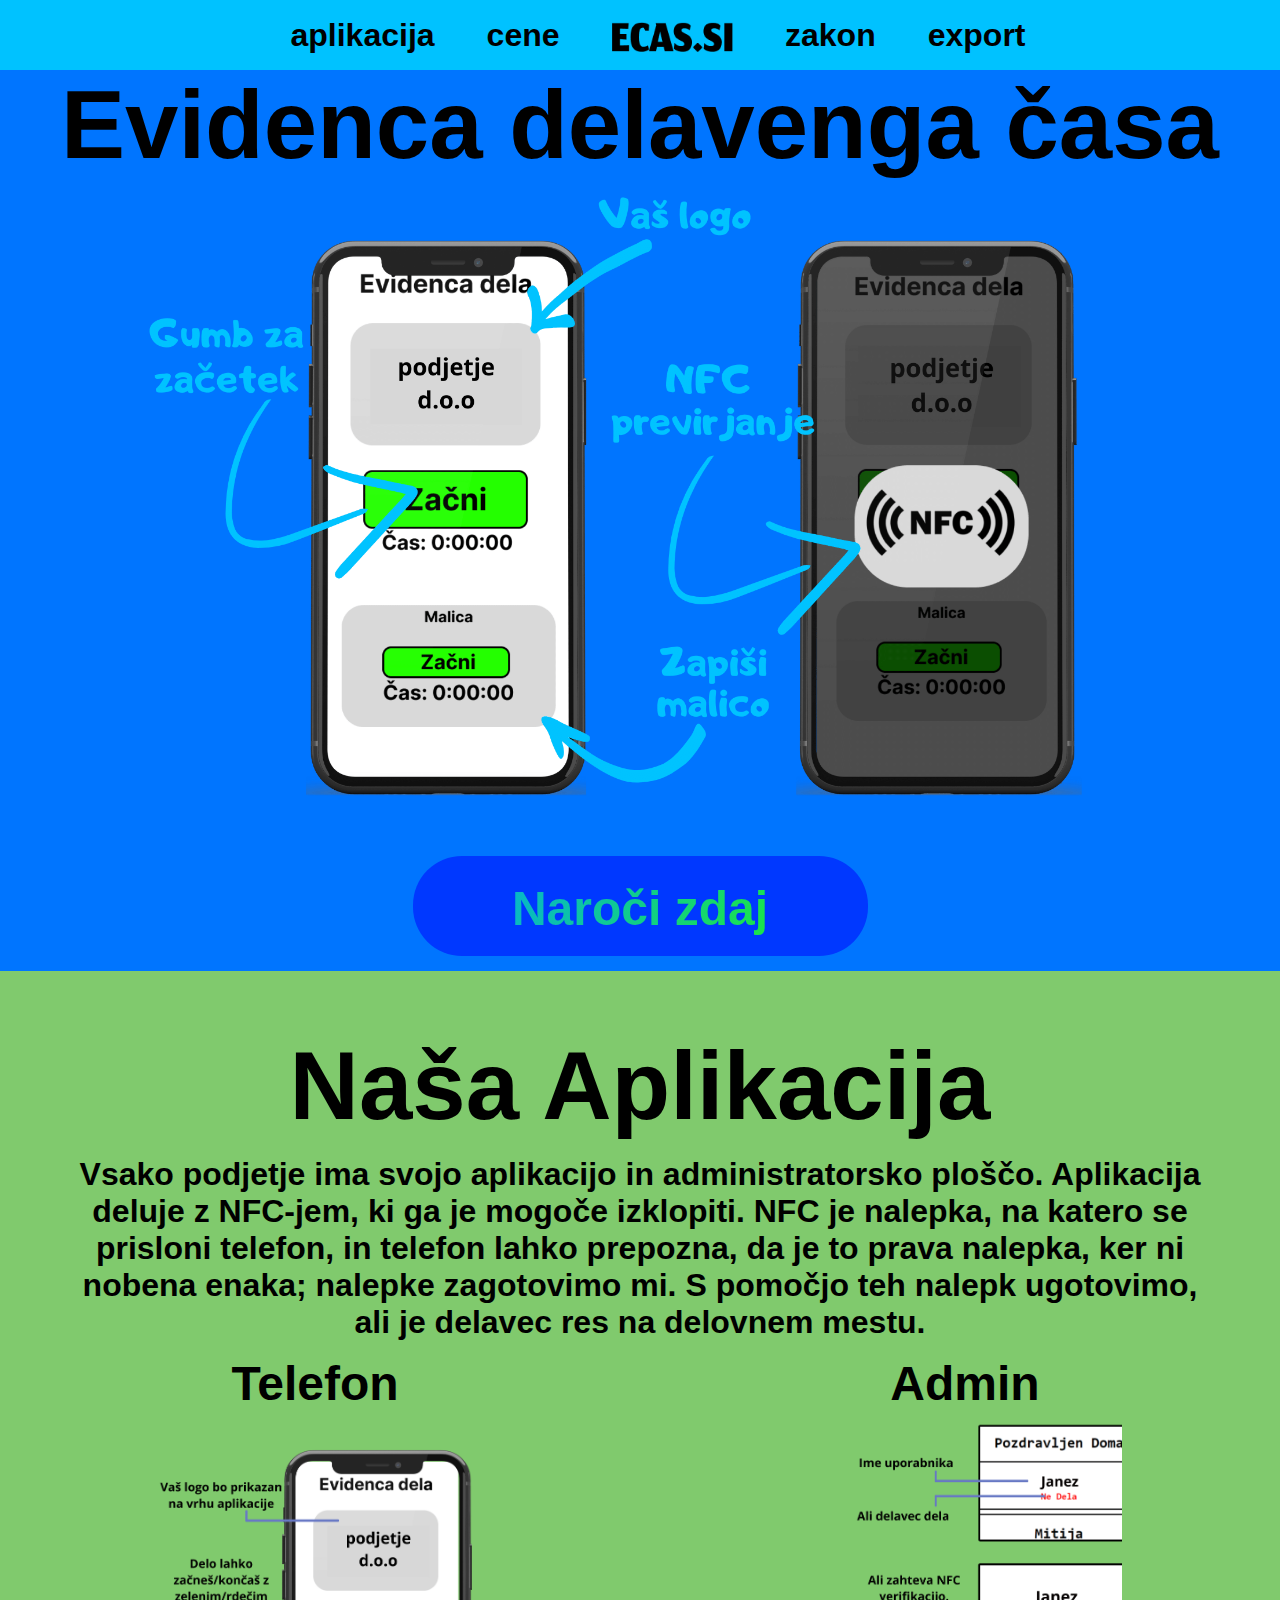
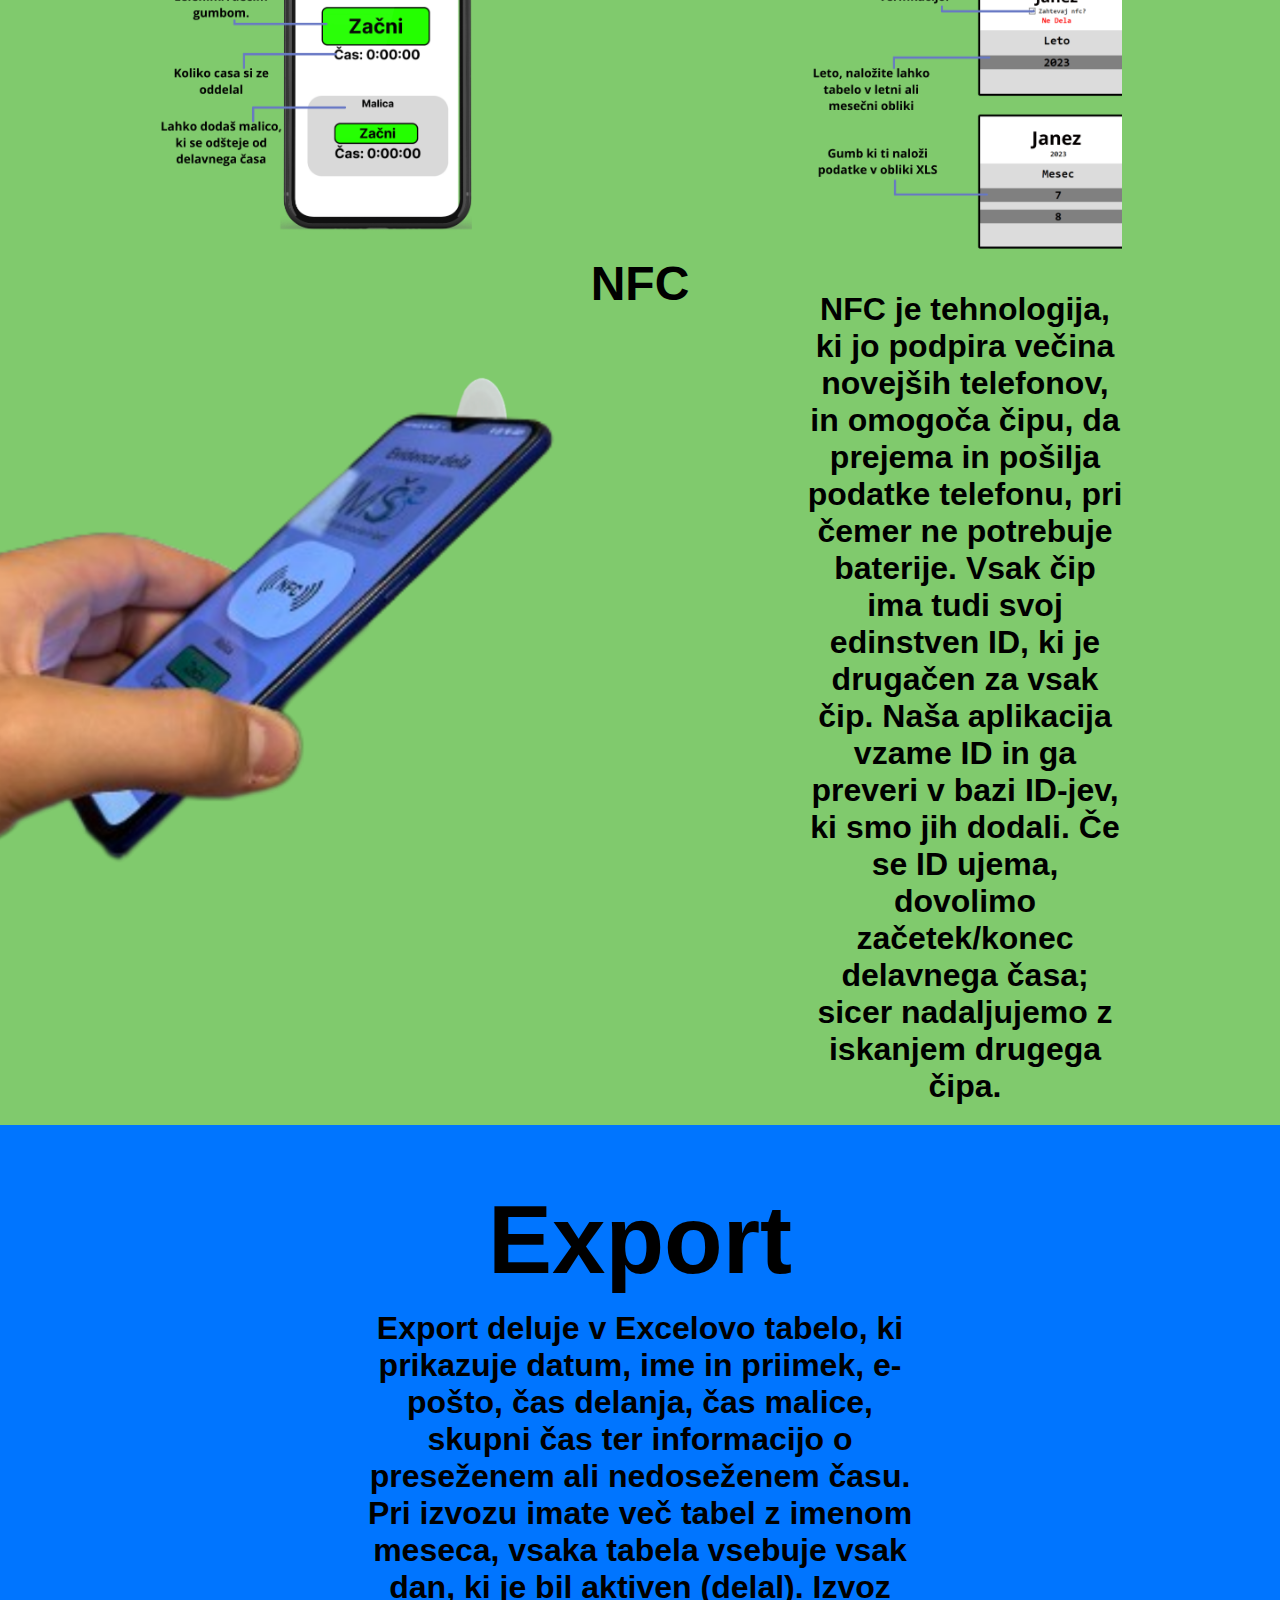
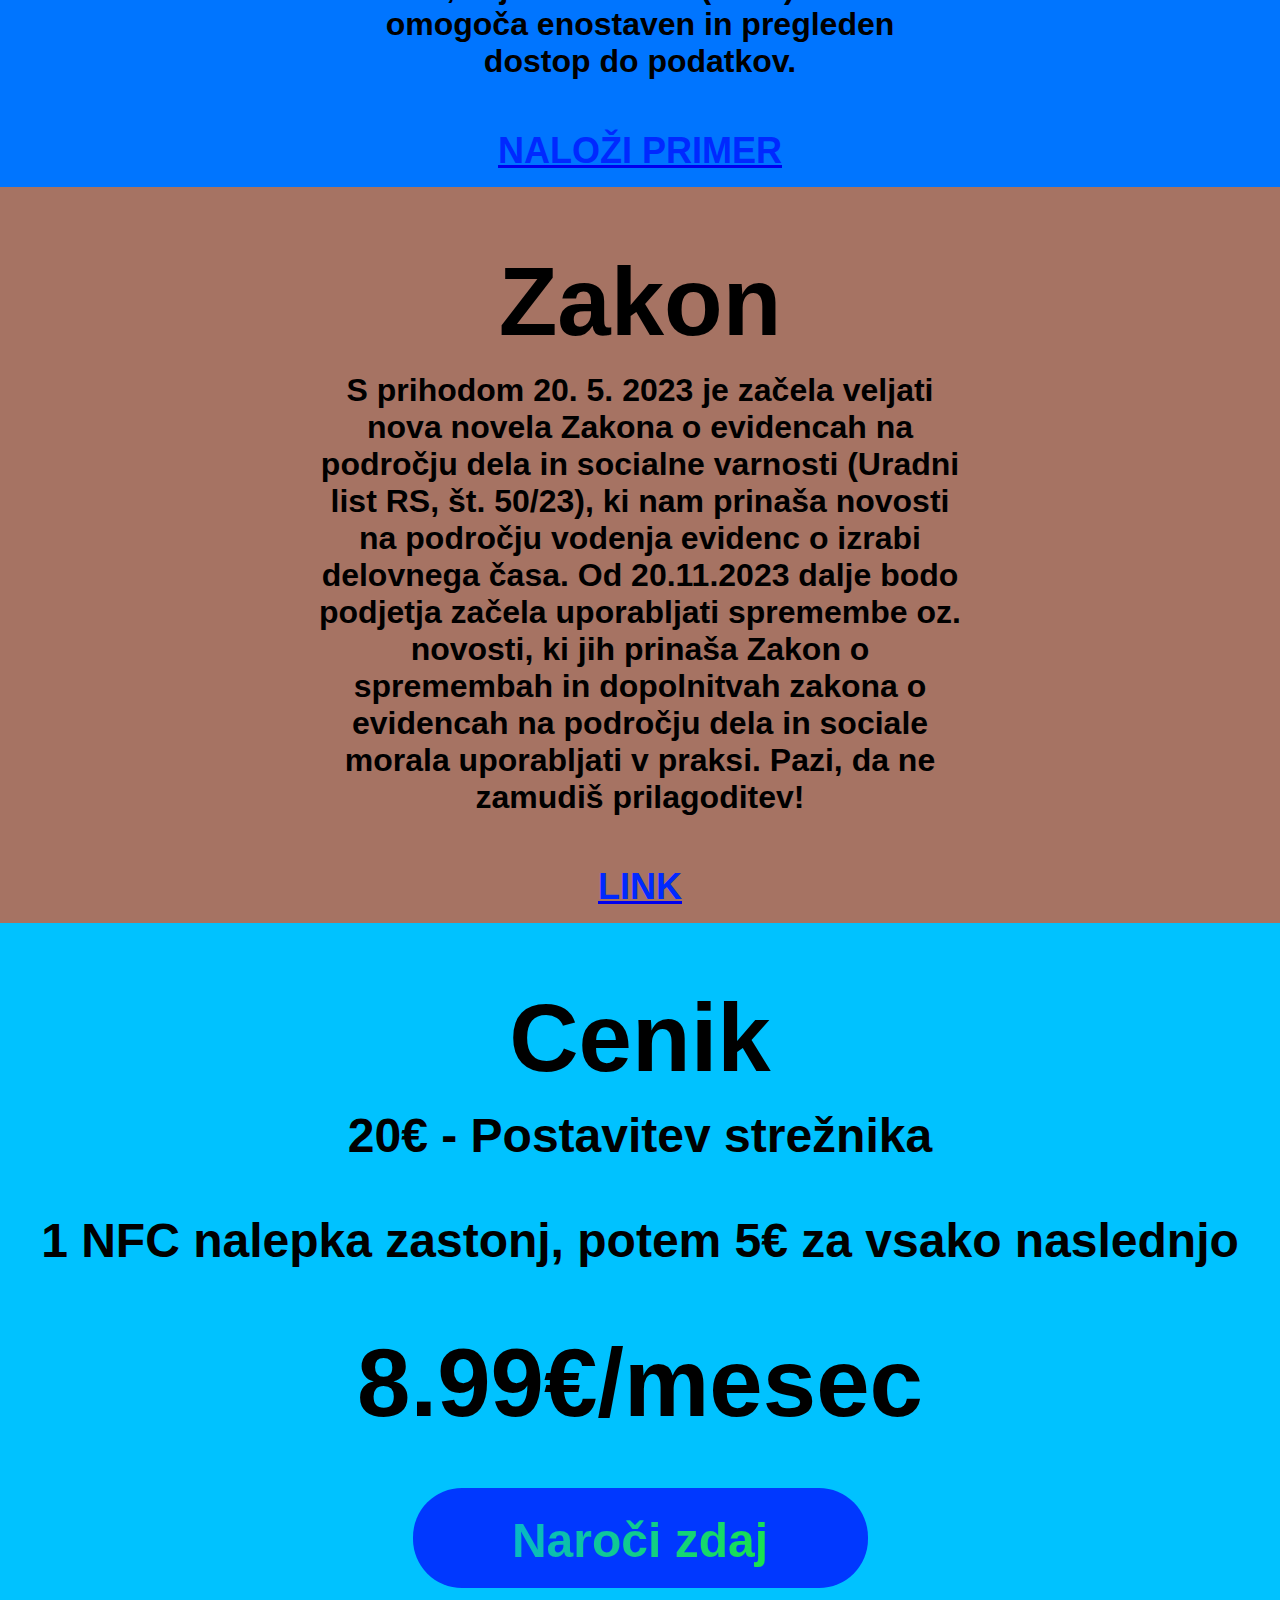
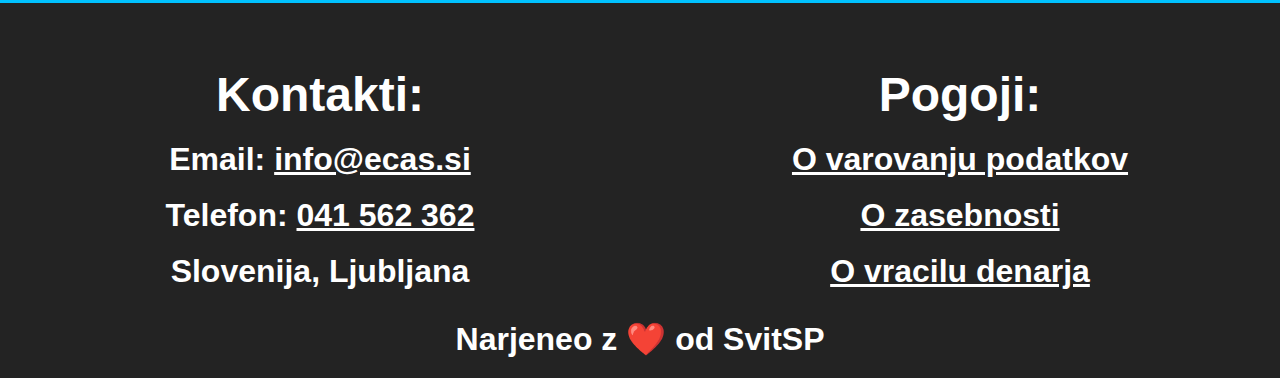
<file: index.html>
<!DOCTYPE html>
<html lang="en">
<head>
    <meta charset="UTF-8">
    <meta name="viewport" content="width=device-width, initial-scale=1.0">
    <link rel="stylesheet" type="text/css" href="style.css" /> 
    <title>Ečas.si</title>
</head>
<body>
    <header class="site-header">
        <nav>
            <ul>
                <li><a href="#app">aplikacija</a></li>
                <li><a href="#cenik">cene</a></li>
                <li><a href="#home"><img src="./assets/ECAS.SI.png" class="img1" alt="Logo"/></a></li>
                <li><a href="#zakon">zakon</a></li>
                <li><a href="#export">export</a></li>
            </ul>
        </nav>
    </header>

    <main>
        <section name="home" id="home">
            <div class="sec1">
                <h1>Evidenca delavenga časa</h1>
                <img src="./assets/banner.png" alt="Banner"/>
                <div class="mainButton" onclick="location.href='nakup.html';">
                    <h1>Naroči zdaj<br><br>Klikni!</h1>
                </div>
                <div style="height: 15px;"></div>
            </div>
            
        </section>
        <section name="app" id="app">
            <div class="sec2">
                <h1>Naša Aplikacija</h1>
                <div style="height: 15px;"></div>
                <h3>Vsako podjetje ima svojo aplikacijo in administratorsko ploščo. Aplikacija deluje z NFC-jem, ki ga je mogoče izklopiti. NFC je nalepka, na katero se prisloni telefon, in telefon lahko prepozna, da je to prava nalepka, ker ni nobena enaka; nalepke zagotovimo mi. S pomočjo teh nalepk ugotovimo, ali je delavec res na delovnem mestu.</h3>
                <div style="height: 15px;"></div>
                <div class="imgs">
                    <div class="child1">
                        <h2>Telefon</h2>
                        <img src="./assets/app.png" alt="App showcase">
                    </div>
                    <div class="child1">
                        <h2>Admin</h2>
                        <img src="./assets/admin.png" alt="Admin showcase">
                    </div>
                </div>
                <h2>NFC</h2>
                <div class="nfc">
                    <div class="child1">
                        <img src="./assets/nfc.png" alt="NFC showcase">
                    </div>
                    <div class="child1">
                        <h3>NFC je tehnologija, ki jo podpira večina novejših telefonov, in omogoča čipu, da prejema in pošilja podatke telefonu, pri čemer ne potrebuje baterije. Vsak čip ima tudi svoj edinstven ID, ki je drugačen za vsak čip. Naša aplikacija vzame ID in ga preveri v bazi ID-jev, ki smo jih dodali. Če se ID ujema, dovolimo začetek/konec delavnega časa; sicer nadaljujemo z iskanjem drugega čipa.</h3>
                    
                    </div>

                    <!-- <img src="./assets/nfc.png" alt="NFC showcase"> -->
                    <!-- <h3>NFC je tehnologija, ki jo podpira večina novejših telefonov, in omogoča čipu, da prejema in pošilja podatke telefonu, pri čemer ne potrebuje baterije. Vsak čip ima tudi svoj edinstven ID, ki je drugačen za vsak čip. Naša aplikacija vzame ID in ga preveri v bazi ID-jev, ki smo jih dodali. Če se ID ujema, dovolimo začetek/konec delavnega časa; sicer nadaljujemo z iskanjem drugega čipa.</h3> -->
                </div>
                <div style="height: 20px;"></div>
            </div>
        </section>
        <section id="export">
            <div class="sec3">
                <h1>Export</h1>
                <div style="height: 15px;"></div>
                <h3>Export deluje v Excelovo tabelo, ki prikazuje datum, ime in priimek, e-pošto, čas delanja, čas malice, skupni čas ter informacijo o preseženem ali nedoseženem času. Pri izvozu imate več tabel z imenom meseca, vsaka tabela vsebuje vsak dan, ki je bil aktiven (delal). Izvoz omogoča enostaven in pregleden dostop do podatkov.</h3>
                <div style="height: 50px;"></div>
                <a href="./assets/primer.xlsx"><h2>NALOŽI PRIMER</h2></a>
                <div style="height: 15px;"></div>
            </div>
        </section>
        <section id="zakon">
            <div class="sec4">
                <h1>Zakon</h1>
                <div style="height: 15px;"></div>
                <h3>S prihodom 20. 5. 2023 je začela veljati nova novela Zakona o evidencah na področju dela in socialne varnosti (Uradni list RS, št. 50/23), ki nam prinaša novosti na področju vodenja evidenc o izrabi delovnega časa. Od 20.11.2023 dalje bodo podjetja začela uporabljati spremembe oz. novosti, ki jih prinaša Zakon o spremembah in dopolnitvah zakona o evidencah na področju dela in sociale morala uporabljati v praksi. 
                  Pazi, da ne zamudiš prilagoditev!</h3>
                <div style="height: 50px;"></div>
                <a href="https://www.uradni-list.si/glasilo-uradni-list-rs/vsebina/2023-01-1574"><h2>LINK</h2></a>
                <div style="height: 15px;"></div>
            </div>
        </section>
        <section id="cenik">
            <div class="sec5">
                <h1>Cenik</h1>
                <div style="height: 15px;"></div>
                <h2>20€ - Postavitev strežnika</h2>
                <div style="height: 50px;"></div>
                <h2>1 NFC nalepka zastonj, potem 5€ za vsako naslednjo</h2> 
                <h1>8.99€/mesec</h1>
                <div class="mainButton" onclick="location.href='nakup.html';">
                    <h1>Naroči zdaj<br><br>Klikni!</h1>
                </div>
                <div style="height: 15px;"></div>
            </div>
        </section>

    </main>
    <footer>
        <div class="footer">
            <div>
            <div>
                <div style="height: 60px;"></div>
                <h1>Kontakti:</h1>
                <div style="height: 15px;"></div>
                <h2>Email: <a href="mailto:info@ecas.si">info@ecas.si</a></h2>
                <div style="height: 15px;"></div>
                <h2>Telefon: <a href="tel:+38641562362">041 562 362</a></h2>
                <div style="height: 15px;"></div>
                <h2>Slovenija, Ljubljana</h2>
            </div>
            <div>
                <div style="height: 60px;"></div>
                <h1>Pogoji:</h1>
                <div style="height: 15px;"></div>
                <a href="./varovanje-podatkov.html"><h2>O varovanju podatkov</h2></a>
                <div style="height: 15px;"></div>
                <a href="./zasebnost.html"><h2>O zasebnosti</h2></a>
                <div style="height: 15px;"></div>
                <a href="./vracilo-denarja.html"><h2>O vracilu denarja</h2></a>
            </div>
            </div>
            <div style="height: 30px; display: block;"></div>
            <h2 style="display: block;">Narjeneo z ❤️ od SvitSP</h2>
            <div style="height: 20px; display: block;"></div>
        </div>
    </footer>





    <script>
      // Update the URL hash based on the scrolled section
      function updateHash() {
          const sections = document.querySelectorAll('section');
          sections.forEach(section => {
              const rect = section.getBoundingClientRect();
              if (rect.top >= 0 && rect.bottom <= window.innerHeight) {
                  const id = section.getAttribute('id');
                  window.history.replaceState(null, null, `#${id}`);
              }
          });
      }

      // Detect scroll event and update the URL hash
      window.addEventListener('scroll', updateHash);
  </script>





    <style>
      /* Reset some default styles */
html::-webkit-scrollbar {
    display: none;
  }

html {
    scroll-behavior: smooth;
    -ms-overflow-style: none;
    scrollbar-width: none;
}

body, h1, h2, h3, ul, li, p {
    margin: 0;
    padding: 0;
}

/* Basic styling for the header */
.site-header {
    position: sticky; /* Change to "fixed" to make the header fixed */
    top: 0; /* Position the header at the top of the viewport */
    background-color: #00C2FF;
    color: white;
    padding: 5px 5px;
    height: 60px;
    display: flex;
    justify-content: center;
    align-items: center;
    text-align: center;
    width: 100%; /* Make the header span the full width of the viewport */
    z-index: 100; 
    /* Add a higher z-index to ensure the header appears above other content */
}

/* Center-align the navigation links */
.site-header nav ul {
    list-style: none;
    display: flex; /* Use flexbox for navigation links */
    align-items: center;
    flex-wrap: wrap; /* Allow items to wrap on smaller screens */
    justify-content: center; /* Horizontally center items */
}

.site-header nav ul li {
    margin: 26px 26px; /* Adjust margin to 26px (52px space between links) */
    font-family: Inter;
    font-size: 32px; /* Decrease font size for smaller screens */
}

.site-header nav ul li:last-child {
    margin-right: 0; /* Remove margin from the last item */
}

.site-header nav ul li a {
    text-decoration: none;
    color: #000;
    font-family: Inter, sans-serif;
    font-size: 32px; /* Decrease font size for smaller screens */
    font-weight: 700;
    transition: color 0.3s;
}

.site-header nav ul li a:hover {
    color: #ff9900;
}

.img1 {
    height: 30px;
    vertical-align: middle; /* Vertically align the image within its container */
}

.sec1 {
    background-color: #0075FF;
}

.sec1 h1 {
    text-align: center;
    color: #000;
    font-family: Inter, sans-serif;
    font-size: 96px;
    font-style: normal;
    font-weight: 700;
    line-height: normal;
}

.sec1 img {
    display: block;
    margin-left: auto;
    margin-right: auto;
    width: 100%;
    max-width: 1112px;
    height: auto;
}


@keyframes mainButtonHoverH1In {
    from {
        padding-top: 25px;
        transform: translateY(0);
        background: linear-gradient(298deg, #24FF00 0%, #00A3FF 100%);
        background-clip: text;
        -webkit-background-clip: text;
        -webkit-text-fill-color: transparent;
    }
    to {
        padding-top: 0;
        transform: translateY(-90px);
        background: linear-gradient(298deg, #24FF00 0%, #00A3FF 100%);
        background-clip: text;
        -webkit-background-clip: text;
        -webkit-text-fill-color: transparent;
    }
}

@keyframes mainButtonHoverH1Out {
    from {
        padding-top: 0px;
        transform: translateY(-90px);
        background: linear-gradient(298deg, #24FF00 0%, #00A3FF 100%);
        background-clip: text;
        -webkit-background-clip: text;
        -webkit-text-fill-color: transparent;
    }
    to {
        padding-top: 25px;
        transform: translateY(0);
        background: linear-gradient(298deg, #24FF00 0%, #00A3FF 100%);
        background-clip: text;
        -webkit-background-clip: text;
        -webkit-text-fill-color: transparent;
    }
}

@keyframes mainButtonHoverIn {
    from {
        background: #0038FF;
    }
    to {
        background: linear-gradient(270deg, #DB00FF 0%, #0038FF 100%);
    }
}

@keyframes mainButtonHoverOut {
    from {
        background: linear-gradient(270deg, #DB00FF 0%, #0038FF 100%);
    }
    to {
        background: #0038FF;
    }
}

.sec2 {
    background: #80CA6D;
    
}

.sec2 h1 {
    padding-top: 60px;
    text-align: center;
    color: #000;
    font-family: Inter, sans-serif;
    font-size: 96px;
    font-style: normal;
    font-weight: 700;
    line-height: normal;
}

.sec2 h2 {
    margin: auto;
    text-align: center;
    color: #000;
    font-family: Inter, sans-serif;
    font-size: 48px;
    font-style: normal;
    font-weight: 700;
    line-height: normal;
    max-width: 100%; /* Allow text to wrap properly on smaller screens */
}

.sec2 h3 {
    margin: auto;
    text-align: center;
    color: #000;
    font-family: Inter, sans-serif;
    font-size: 32px;
    font-style: normal;
    font-weight: 700;
    line-height: normal;
    max-width: 1144px; /* Allow text to wrap properly on smaller screens */
}

.sec2 .imgs img {
    max-width: 50%; /* Make images responsive */
    height: auto;
    margin: auto; /* Center-align the image horizontally and vertically */
}

.sec2 .imgs {
    display: flex;
    justify-content: center; /* Center horizontally */
    align-items: center;
    gap: 20px; /* Add some space between the two divs */
}

.sec2 .imgs div {
    width: 100%; /* Adjust width for smaller screens */
    text-align: center;
    display: flex;
    flex-direction: column;
    justify-content: center; /* Center vertically */
}

.sec2 .imgs h2 {
    width: 100%; /* Adjust width for smaller screens */
}


.sec2 .nfc img {
    
    max-width: 100%; /* Make images responsive */
    height: auto;
    margin: auto; /* Center-align the image horizontally and vertically */
    margin-top: -126px;
}

.sec2 .nfc {
    display: flex;
    justify-content: center; /* Center horizontally */
    align-items: center;
    gap: 20px; /* Add some space between the two divs */
}

.sec2 .nfc div {
    width: 100%; /* Adjust width for smaller screens */
    text-align: center;
    display: flex;
    flex-direction: column;
    justify-content: center; /* Center vertically */
}

.sec2 .nfc h2 {
    margin-top: -30px;
    width: 100%; /* Adjust width for smaller screens */
}

.sec2 .nfc h3 {
    margin-top: -20px;
    width: 50%; /* Adjust width for smaller screens */
}





.sec3{
    background: #0075FF;
    
}


.sec3 h1 {
    padding-top: 60px;
    text-align: center;
    color: #000;
    font-family: Inter, sans-serif;
    font-size: 96px;
    font-style: normal;
    font-weight: 700;
    line-height: normal;
}

.sec3 h2 {
    margin: auto;
    text-align: center;
    color: #0029FF;
    font-family: Inter, sans-serif;
    font-size: 36px;
    font-style: normal;
    font-weight: 700;
    line-height: normal;
    max-width: 100%; /* Allow text to wrap properly on smaller screens */
}

.sec3 h3 {
    margin: auto;
    text-align: center;
    color: #000;
    font-family: Inter, sans-serif;
    font-size: 32px;
    font-style: normal;
    font-weight: 700;
    line-height: normal;
    max-width: 547px; /* Allow text to wrap properly on smaller screens */
}



.sec4{
    background: #A67363;
    
}


.sec4 h1 {
    padding-top: 60px;
    text-align: center;
    color: #000;
    font-family: Inter, sans-serif;
    font-size: 96px;
    font-style: normal;
    font-weight: 700;
    line-height: normal;
}

.sec4 h2 {
    margin: auto;
    text-align: center;
    color: #0029FF;
    font-family: Inter, sans-serif;
    font-size: 36px;
    font-style: normal;
    font-weight: 700;
    line-height: normal;
    max-width: 100%; /* Allow text to wrap properly on smaller screens */
}

.sec4 h3 {
    margin: auto;
    text-align: center;
    color: #000;
    font-family: Inter, sans-serif;
    font-size: 32px;
    font-style: normal;
    font-weight: 700;
    line-height: normal;
    max-width: 642px; /* Allow text to wrap properly on smaller screens */
}

.sec5{
    background: #00C2FF;
    
}


.sec5 h1 {
    padding-top: 60px;
    text-align: center;
    color: #000;
    font-family: Inter, sans-serif;
    font-size: 96px;
    font-style: normal;
    font-weight: 700;
    line-height: normal;
}

.sec5 h2 {
    margin: auto;
    text-align: center;
    color: #000;
    font-family: Inter, sans-serif;
    font-size: 48px;
    font-style: normal;
    font-weight: 700;
    line-height: normal;
    max-width: 100%; /* Allow text to wrap properly on smaller screens */
}

.sec5 h3 {
    margin: auto;
    text-align: center;
    color: #000;
    font-family: Inter, sans-serif;
    font-size: 32px;
    font-style: normal;
    font-weight: 700;
    line-height: normal;
    max-width: 642px; /* Allow text to wrap properly on smaller screens */
}

.footer {
    background-color: #232323;
    

}
 .footer div{
    display: flex;
 }
.footer div div{
    display: inline-block;
    flex: 1;
}

.footer h1{
    color: white;
    text-align: center;
    font-family: Inter, sans-serif;
    font-size: 48px;
    font-style: normal;
    font-weight: 700;
    line-height: normal;
    
}
.footer a{
    text-decoration-line: underline;
    
    color: white;
}

.footer h2{
    color: white;
    text-align: center;
    font-family: Inter, sans-serif;
    font-size: 32px;
    font-style: normal;
    font-weight: 700;
    line-height: normal;
    
}













.mainButton {
    position: relative; /* Add this line */
    margin: auto;
    margin-top: 50px;
    border-radius: 49px;
    background: #0038FF;
    width: 455px;
    height: 100px;
    flex-shrink: 0;
    overflow: hidden;
    user-select: none;
    cursor: pointer;
    animation: mainButtonHoverOut 1s forwards;
    z-index: 1; /* Add a z-index to ensure it's above the content */
}

.mainButton:hover {
    animation: mainButtonHoverIn 1s forwards;
}

.mainButton h1 {
    padding-top: 25px;
    text-align: center;
    font-family: Inter, sans-serif;
    font-size: 48px;
    font-style: normal;
    font-weight: 700;
    line-height: normal;
    background: linear-gradient(298deg, #24FF00 0%, #00A3FF 100%);
    background-clip: text;
    -webkit-background-clip: text;
    -webkit-text-fill-color: transparent;
    animation: mainButtonHoverH1Out 300ms forwards;
}

.mainButton:hover h1 {
    animation: mainButtonHoverH1In 300ms forwards;
}



/* Media query for screens smaller than 785px */
@media (max-width: 785px) {
    .site-header {
        height: 40px;
    }

    .site-header nav ul li {
        margin: 7px;
        font-size: 16px;
    }

    .site-header nav ul li a {
        font-size: 13px;
    }

    .img1 {
        height: 20px;
    }

    .sec1 h1 {
        font-size: 32px;
    }

   

    .sec2 h1 {
        padding-top: 25px;
        font-size: 48px;
    }

    .sec2 h3 {
        font-size: 24px;
    }

    .sec2 .imgs {
        display: flex;
        flex-direction: column; /* Change flex direction to column */
        justify-content: center;
        align-items: center;
        gap: 20px;
    }

    .sec2 .imgs div {
        width: 100%;
        text-align: center;
        display: block;
    }
    .sec2 .imgs img {
        max-width: 100%; /* Make images responsive, but fit within their container */
        height: auto;
    }

    .sec2 .nfc div {
        width: 100%;
        text-align: center;
        display: block;
    }
    .sec2 .nfc img {
        max-width: 100%; /* Make images responsive, but fit within their container */
        height: auto;
        margin-top: -74px;
    }

    .sec2 .nfc {
        display: flex;
        flex-direction: column; /* Change flex direction to column */
        justify-content: center;
        align-items: center;
        gap: 20px;
    }

    .sec2 .nfc h3{
        margin-top: -100px;
        width: 100%; /* Adjust width for smaller screens */

    }

    .sec2 h3 {
        font-size: 20px;

    }

    .sec2 h1 {
        font-size: 32px;

    }
    .sec2 h2 {
        font-size: 28px;

    }

    .sec3 h3 {
        font-size: 20px;

    }

    .sec3 h1 {
        font-size: 32px;

    }
    .sec3 h2 {
        font-size: 28px;

    }

    .sec4 h3 {
        font-size: 20px;

    }

    .sec4 h1 {
        font-size: 32px;

    }
    .sec4 h2 {
        font-size: 28px;

    }


    .sec5 h3 {
        font-size: 20px;

    }

    .sec5 h1 {
        font-size: 48px;

    }
    .sec5 h2 {
        font-size: 28px;

    }
    .footer div{
        display: block;
     }
     .footer div div{
        width: 100%;
        flex: none;
     }














     .mainButton h1 {
        padding-top: 20px;
        font-size: 24px;
        animation: none;
    }

    .mainButton {
        margin-top: 25px;
        border-radius: 30px;
        width: 300px;
        height: 65px;
        animation: none;
    }

    .mainButton:hover {
        animation: none;
    }

    .mainButton:hover h1 {
        animation: none;
    }
}



    </style>
</body>
</html>
</file>
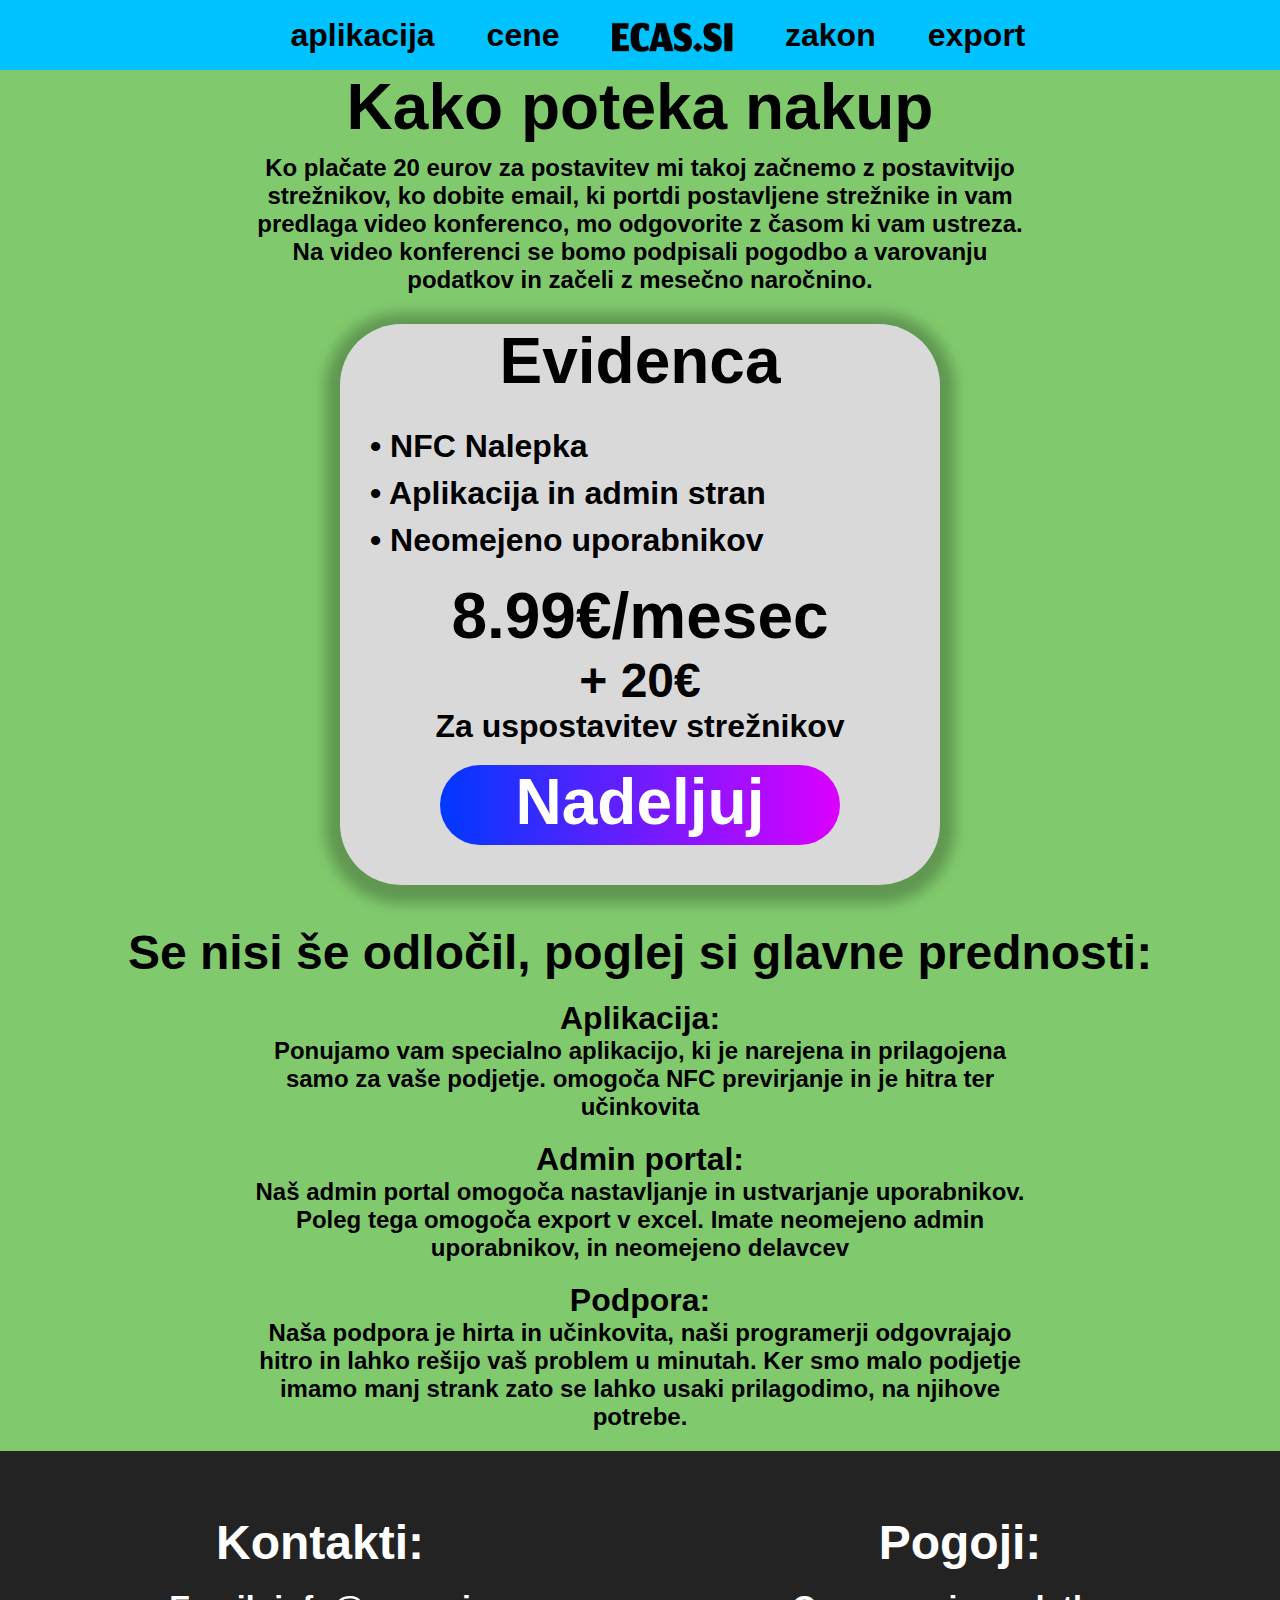
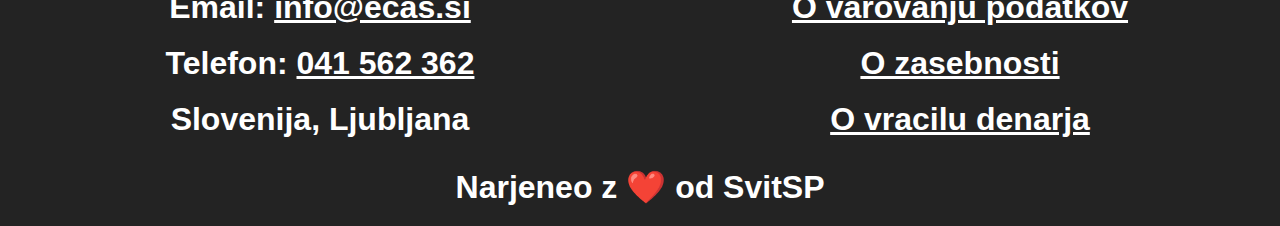
<file: nakup.html>
<!DOCTYPE html>
<html lang="en">
<head>
    <meta charset="UTF-8">
    <meta name="viewport" content="width=device-width, initial-scale=1.0">
    <title>Nakup storitve</title>
    <link rel="stylesheet" type="text/css" href="style.css" /> 
</head>
<body>
    <header class="site-header">
        <nav>
            <ul>
                <li><a href="./index.html#home">aplikacija</a></li>
                <li><a href="./index.html#cenik">cene</a></li>
                <li><a href="./index.html#home"><img src="./assets/ECAS.SI.png" class="img1" alt="Logo"/></a></li>
                <li><a href="./index.html#zakon">zakon</a></li>
                <li><a href="./index.html#export">export</a></li>
            </ul>
        </nav>
    </header>
    <div class="sec2">
        <div class="nakup">
            <h1>Kako poteka nakup</h1>
            <div style="height: 10px;"></div>
            <h4>Ko plačate 20 eurov za postavitev mi takoj začnemo z postavitvijo strežnikov, ko dobite email, ki portdi postavljene strežnike in vam predlaga video konferenco, mo odgovorite z časom ki vam ustreza. Na video konferenci se bomo podpisali pogodbo a varovanju podatkov in začeli z mesečno naročnino.</h4>
            <div class="product">
                <h1>Evidenca</h1>
                <div style="height: 20px;"></div>
                <h3 style="text-align: left; padding-left: 30px; padding-top: 10px;">• NFC Nalepka</h3>
                <h3 style="text-align: left; padding-left: 30px; padding-top: 10px;">• Aplikacija in admin stran</h3>
                <h3 style="text-align: left; padding-left: 30px; padding-top: 10px;">• Neomejeno uporabnikov</h3>
                <div style="height: 20px;"></div>
                <h1>8.99€/mesec</h1>
                <h2 style="font-size: 48px;">+ 20€</h2>
                <h2 style="font-size: 32px;">Za uspostavitev strežnikov</h2>
                <div class="nadeljuj"  onclick="buy()">
                    <h1>Nadeljuj</h1>
                </div>
                <div style="height: 40px;"></div>
                
            </div>
            <div>
                <div style="height: 40px;"></div>
                <h2 >Se nisi še odločil, poglej si glavne prednosti:</h2>
                <div style="height: 20px;"></div>
                <h3 >Aplikacija:</h3>
                <h4>Ponujamo vam specialno aplikacijo, ki je narejena in prilagojena samo za vaše podjetje. omogoča NFC previrjanje in je hitra ter učinkovita </h4>
                <div style="height: 20px;"></div>
                <h3 >Admin portal:</h3>
                <h4>Naš admin portal omogoča nastavljanje in ustvarjanje uporabnikov. Poleg tega omogoča export v excel. Imate neomejeno admin uporabnikov, in neomejeno delavcev </h4>
                <div style="height: 20px;"></div>
                <h3 >Podpora:</h3>
                <h4>Naša podpora je hirta in učinkovita, naši programerji odgovrajajo hitro in lahko rešijo vaš problem u minutah. Ker smo malo podjetje imamo manj strank zato se lahko usaki prilagodimo, na njihove potrebe.</h4>
                <div style="height: 20px;"></div>
            </div>
            

        </div>


    </div>
    <footer>
        <div class="footer">
            <div>
            <div>
                <div style="height: 60px;"></div>
                <h1>Kontakti:</h1>
                <div style="height: 15px;"></div>
                <h2>Email: <a href="mailto:info@ecas.si">info@ecas.si</a></h2>
                <div style="height: 15px;"></div>
                <h2>Telefon: <a href="tel:+38641562362">041 562 362</a></h2>
                <div style="height: 15px;"></div>
                <h2>Slovenija, Ljubljana</h2>
            </div>
            <div>
                <div style="height: 60px;"></div>
                <h1>Pogoji:</h1>
                <div style="height: 15px;"></div>
                <a href="./varovanje-podatkov.html"><h2>O varovanju podatkov</h2></a>
                <div style="height: 15px;"></div>
                <a href="./zasebnost.html"><h2>O zasebnosti</h2></a>
                <div style="height: 15px;"></div>
                <a href="./vracilo-denarja.html"><h2>O vracilu denarja</h2></a>
            </div>
            </div>
            <div style="height: 30px; display: block;"></div>
            <h2 style="display: block;">Narjeneo z ❤️ od SvitSP</h2>
            <div style="height: 20px; display: block;"></div>
        </div>
    </footer>

    <script>
        function buy(){
            window.open("https://buy.stripe.com/4gw3dT6ZA4x71J6144", "_blank");
        }
    </script>
</body>
</html>
</file>
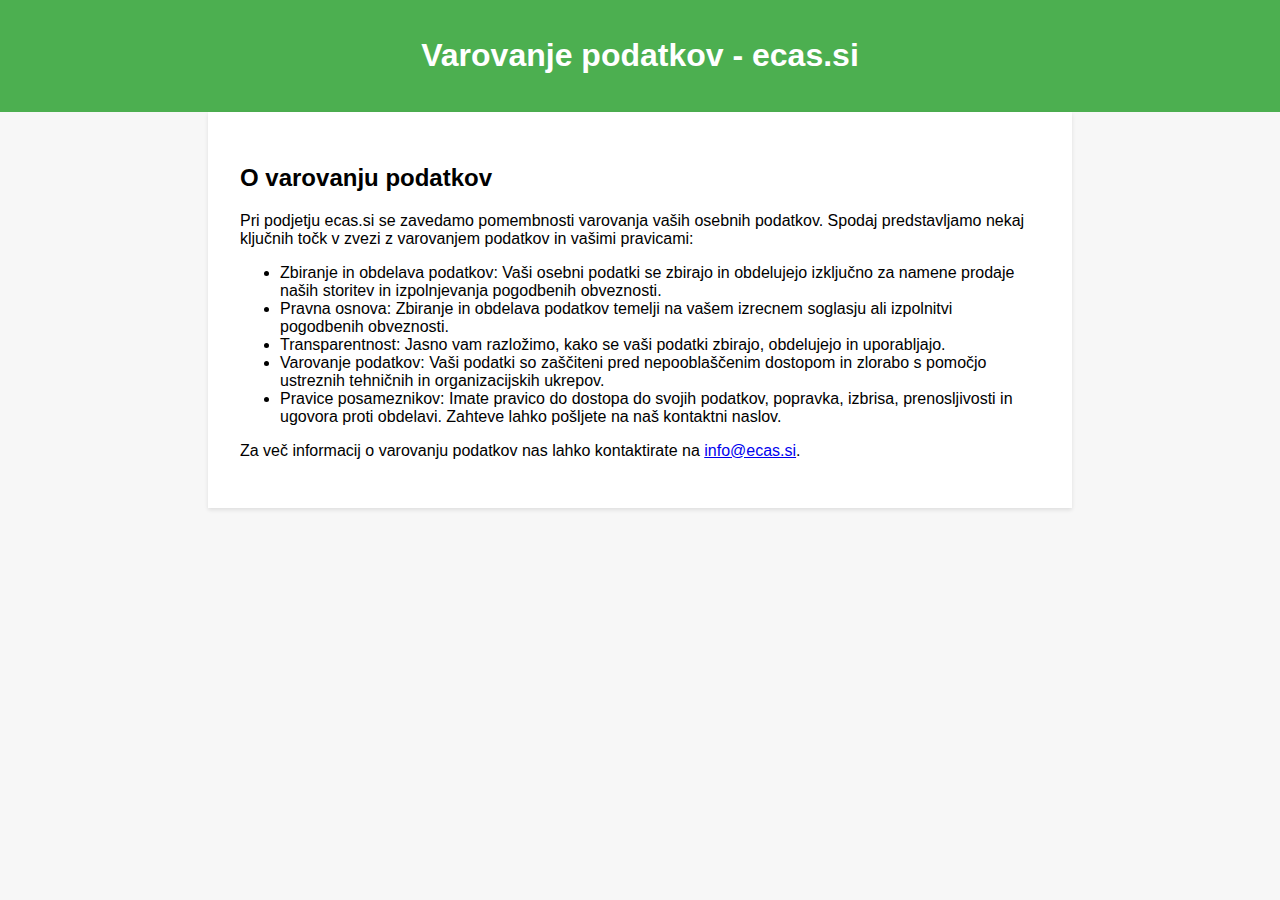
<file: varovanje-podatkov.html>
<!DOCTYPE html>
<html lang="sl">
<head>
    <meta charset="UTF-8">
    <meta name="viewport" content="width=device-width, initial-scale=1.0">
    <title>Varovanje podatkov - ecas.si</title>
    <style>
        body {
            font-family: Arial, sans-serif;
            margin: 0;
            padding: 0;
            background-color: #f7f7f7;
        }
        .header {
            background-color: #4CAF50;
            color: white;
            text-align: center;
            padding: 1rem 0;
        }
        .container {
            max-width: 800px;
            margin: 0 auto;
            padding: 2rem;
            background-color: white;
            box-shadow: 0 2px 4px rgba(0, 0, 0, 0.1);
        }
    </style>
</head>
<body>
    <div class="header">
        <h1>Varovanje podatkov - ecas.si</h1>
    </div>
    <div class="container">
        <h2>O varovanju podatkov</h2>
        <p>Pri podjetju ecas.si se zavedamo pomembnosti varovanja vaših osebnih podatkov. Spodaj predstavljamo nekaj ključnih točk v zvezi z varovanjem podatkov in vašimi pravicami:</p>
        <ul>
            <li>Zbiranje in obdelava podatkov: Vaši osebni podatki se zbirajo in obdelujejo izključno za namene prodaje naših storitev in izpolnjevanja pogodbenih obveznosti.</li>
            <li>Pravna osnova: Zbiranje in obdelava podatkov temelji na vašem izrecnem soglasju ali izpolnitvi pogodbenih obveznosti.</li>
            <li>Transparentnost: Jasno vam razložimo, kako se vaši podatki zbirajo, obdelujejo in uporabljajo.</li>
            <li>Varovanje podatkov: Vaši podatki so zaščiteni pred nepooblaščenim dostopom in zlorabo s pomočjo ustreznih tehničnih in organizacijskih ukrepov.</li>
            <li>Pravice posameznikov: Imate pravico do dostopa do svojih podatkov, popravka, izbrisa, prenosljivosti in ugovora proti obdelavi. Zahteve lahko pošljete na naš kontaktni naslov.</li>
        </ul>
        <p>Za več informacij o varovanju podatkov nas lahko kontaktirate na <a href="mailto:info@ecas.si">info@ecas.si</a>.</p>
    </div>
</body>
</html>
</file>
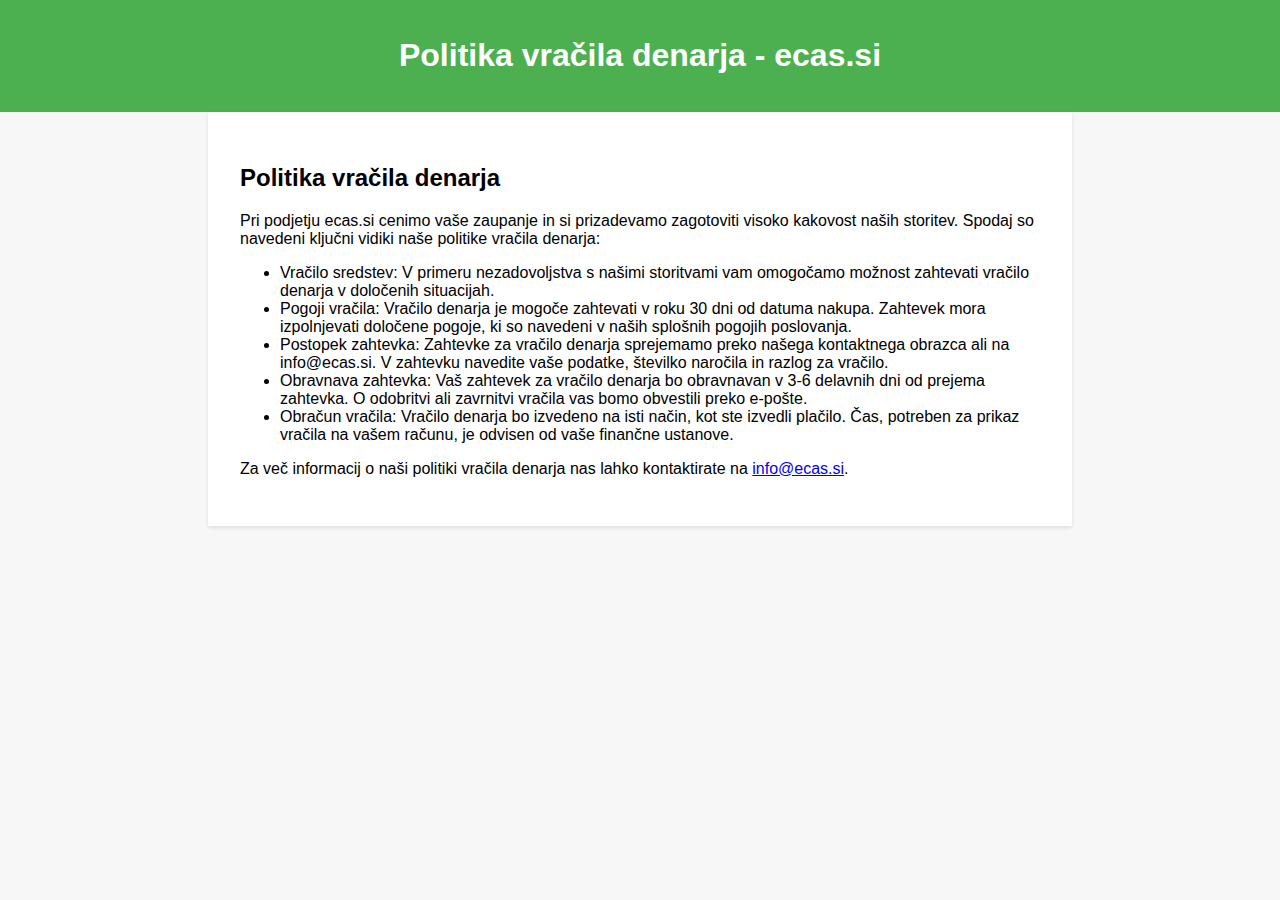
<file: vracilo-denarja.html>
<!DOCTYPE html>
<html lang="sl">
<head>
    <meta charset="UTF-8">
    <meta name="viewport" content="width=device-width, initial-scale=1.0">
    <title>Politika vračila denarja - ecas.si</title>
    <style>
        body {
            font-family: Arial, sans-serif;
            margin: 0;
            padding: 0;
            background-color: #f7f7f7;
        }
        .header {
            background-color: #4CAF50;
            color: white;
            text-align: center;
            padding: 1rem 0;
        }
        .container {
            max-width: 800px;
            margin: 0 auto;
            padding: 2rem;
            background-color: white;
            box-shadow: 0 2px 4px rgba(0, 0, 0, 0.1);
        }
    </style>
</head>
<body>
    <div class="header">
        <h1>Politika vračila denarja - ecas.si</h1>
    </div>
    <div class="container">
        <h2>Politika vračila denarja</h2>
        <p>Pri podjetju ecas.si cenimo vaše zaupanje in si prizadevamo zagotoviti visoko kakovost naših storitev. Spodaj so navedeni ključni vidiki naše politike vračila denarja:</p>
        <ul>
            <li>Vračilo sredstev: V primeru nezadovoljstva s našimi storitvami vam omogočamo možnost zahtevati vračilo denarja v določenih situacijah.</li>
            <li>Pogoji vračila: Vračilo denarja je mogoče zahtevati v roku 30 dni od datuma nakupa. Zahtevek mora izpolnjevati določene pogoje, ki so navedeni v naših splošnih pogojih poslovanja.</li>
            <li>Postopek zahtevka: Zahtevke za vračilo denarja sprejemamo preko našega kontaktnega obrazca ali na info@ecas.si. V zahtevku navedite vaše podatke, številko naročila in razlog za vračilo.</li>
            <li>Obravnava zahtevka: Vaš zahtevek za vračilo denarja bo obravnavan v 3-6 delavnih dni od prejema zahtevka. O odobritvi ali zavrnitvi vračila vas bomo obvestili preko e-pošte.</li>
            <li>Obračun vračila: Vračilo denarja bo izvedeno na isti način, kot ste izvedli plačilo. Čas, potreben za prikaz vračila na vašem računu, je odvisen od vaše finančne ustanove.</li>
        </ul>
        <p>Za več informacij o naši politiki vračila denarja nas lahko kontaktirate na <a href="mailto:info@ecas.si">info@ecas.si</a>.</p>
    </div>
</body>
</html>
</file>
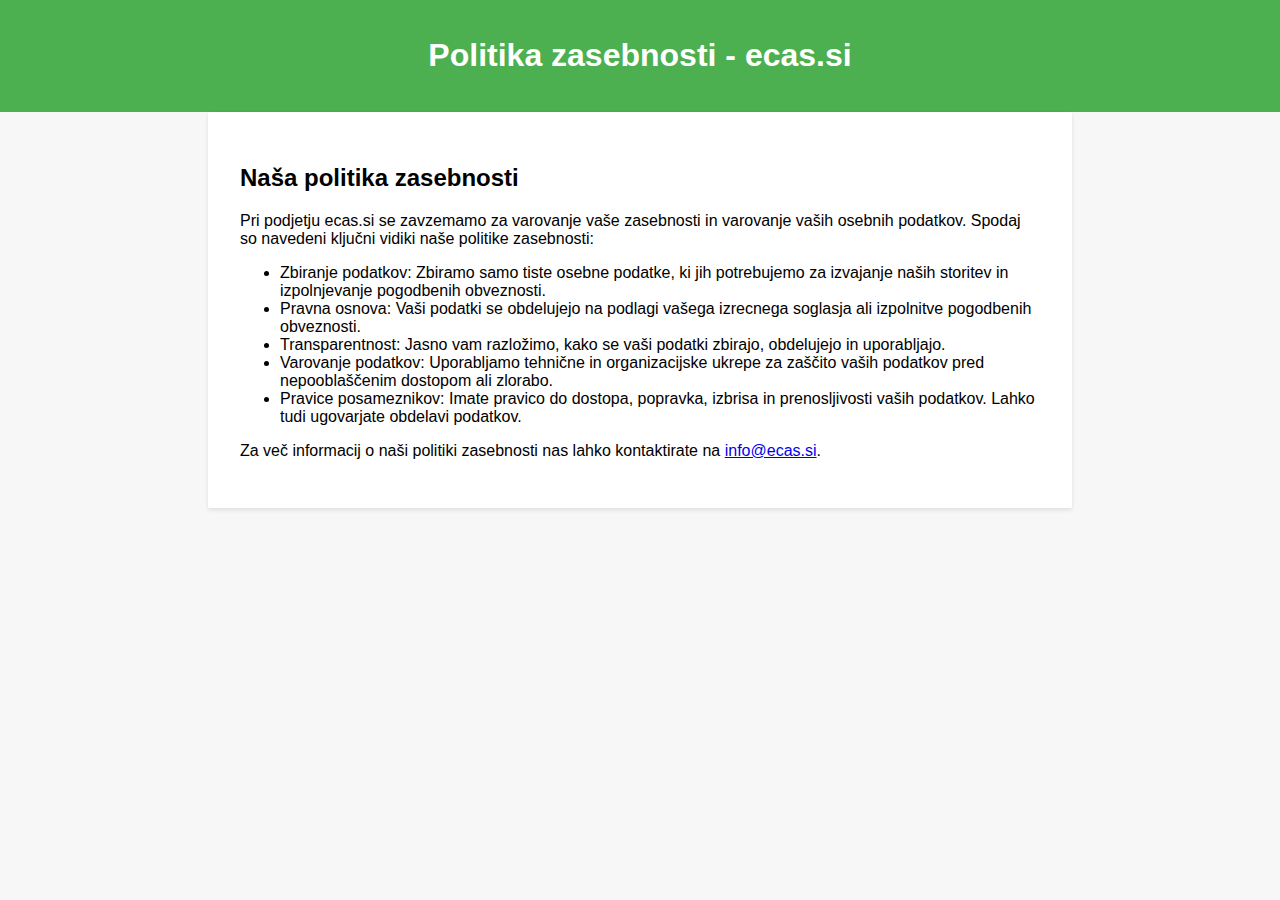
<file: zasebnost.html>
<!DOCTYPE html>
<html lang="sl">
<head>
    <meta charset="UTF-8">
    <meta name="viewport" content="width=device-width, initial-scale=1.0">
    <title>Politika zasebnosti - ecas.si</title>
    <style>
        body {
            font-family: Arial, sans-serif;
            margin: 0;
            padding: 0;
            background-color: #f7f7f7;
        }
        .header {
            background-color: #4CAF50;
            color: white;
            text-align: center;
            padding: 1rem 0;
        }
        .container {
            max-width: 800px;
            margin: 0 auto;
            padding: 2rem;
            background-color: white;
            box-shadow: 0 2px 4px rgba(0, 0, 0, 0.1);
        }
    </style>
</head>
<body>
    <div class="header">
        <h1>Politika zasebnosti - ecas.si</h1>
    </div>
    <div class="container">
        <h2>Naša politika zasebnosti</h2>
        <p>Pri podjetju ecas.si se zavzemamo za varovanje vaše zasebnosti in varovanje vaših osebnih podatkov. Spodaj so navedeni ključni vidiki naše politike zasebnosti:</p>
        <ul>
            <li>Zbiranje podatkov: Zbiramo samo tiste osebne podatke, ki jih potrebujemo za izvajanje naših storitev in izpolnjevanje pogodbenih obveznosti.</li>
            <li>Pravna osnova: Vaši podatki se obdelujejo na podlagi vašega izrecnega soglasja ali izpolnitve pogodbenih obveznosti.</li>
            <li>Transparentnost: Jasno vam razložimo, kako se vaši podatki zbirajo, obdelujejo in uporabljajo.</li>
            <li>Varovanje podatkov: Uporabljamo tehnične in organizacijske ukrepe za zaščito vaših podatkov pred nepooblaščenim dostopom ali zlorabo.</li>
            <li>Pravice posameznikov: Imate pravico do dostopa, popravka, izbrisa in prenosljivosti vaših podatkov. Lahko tudi ugovarjate obdelavi podatkov.</li>
        </ul>
        <p>Za več informacij o naši politiki zasebnosti nas lahko kontaktirate na <a href="mailto:info@ecas.si">info@ecas.si</a>.</p>
    </div>
</body>
</html>
</file>
<file: style.css>
/* Reset some default styles */
html::-webkit-scrollbar {
    display: none;
  }

html {
    scroll-behavior: smooth;
    -ms-overflow-style: none;
    scrollbar-width: none;
}

body, h1, h2, h3, ul, li, p {
    margin: 0;
    padding: 0;
}

/* Basic styling for the header */
.site-header {
    position: sticky; /* Change to "fixed" to make the header fixed */
    top: 0; /* Position the header at the top of the viewport */
    background-color: #00C2FF;
    color: white;
    padding: 5px 5px;
    height: 60px;
    display: flex;
    justify-content: center;
    align-items: center;
    text-align: center;
    width: 100%; /* Make the header span the full width of the viewport */
    z-index: 100; 
    /* Add a higher z-index to ensure the header appears above other content */
}

/* Center-align the navigation links */
.site-header nav ul {
    list-style: none;
    display: flex; /* Use flexbox for navigation links */
    align-items: center;
    flex-wrap: wrap; /* Allow items to wrap on smaller screens */
    justify-content: center; /* Horizontally center items */
}

.site-header nav ul li {
    margin: 26px 26px; /* Adjust margin to 26px (52px space between links) */
    font-family: Inter;
    font-size: 32px; /* Decrease font size for smaller screens */
}

.site-header nav ul li:last-child {
    margin-right: 0; /* Remove margin from the last item */
}

.site-header nav ul li a {
    text-decoration: none;
    color: #000;
    font-family: Inter, sans-serif;
    font-size: 32px; /* Decrease font size for smaller screens */
    font-weight: 700;
    transition: color 0.3s;
}

.site-header nav ul li a:hover {
    color: #ff9900;
}

.img1 {
    height: 30px;
    vertical-align: middle; /* Vertically align the image within its container */
}

.sec1 {
    background-color: #0075FF;
}

.sec1 h1 {
    text-align: center;
    color: #000;
    font-family: Inter, sans-serif;
    font-size: 96px;
    font-style: normal;
    font-weight: 700;
    line-height: normal;
}

.sec1 img {
    display: block;
    margin-left: auto;
    margin-right: auto;
    width: 100%;
    max-width: 1112px;
    height: auto;
}


@keyframes mainButtonHoverH1In {
    from {
        padding-top: 25px;
        transform: translateY(0);
        background: linear-gradient(298deg, #24FF00 0%, #00A3FF 100%);
        background-clip: text;
        -webkit-background-clip: text;
        -webkit-text-fill-color: transparent;
    }
    to {
        padding-top: 0;
        transform: translateY(-90px);
        background: linear-gradient(298deg, #24FF00 0%, #00A3FF 100%);
        background-clip: text;
        -webkit-background-clip: text;
        -webkit-text-fill-color: transparent;
    }
}

@keyframes mainButtonHoverH1Out {
    from {
        padding-top: 0px;
        transform: translateY(-90px);
        background: linear-gradient(298deg, #24FF00 0%, #00A3FF 100%);
        background-clip: text;
        -webkit-background-clip: text;
        -webkit-text-fill-color: transparent;
    }
    to {
        padding-top: 25px;
        transform: translateY(0);
        background: linear-gradient(298deg, #24FF00 0%, #00A3FF 100%);
        background-clip: text;
        -webkit-background-clip: text;
        -webkit-text-fill-color: transparent;
    }
}

@keyframes mainButtonHoverIn {
    from {
        background: #0038FF;
    }
    to {
        background: linear-gradient(270deg, #DB00FF 0%, #0038FF 100%);
    }
}

@keyframes mainButtonHoverOut {
    from {
        background: linear-gradient(270deg, #DB00FF 0%, #0038FF 100%);
    }
    to {
        background: #0038FF;
    }
}

.product{
    
    margin: auto;
    margin-top: 30px;
    width: 600px;
    border-radius: 61px;
    background: #D9D9D9;
    box-shadow: 0px 4px 13px 15px rgba(0, 0, 0, 0.25);
}





.sec2 {
    background: #80CA6D;
    
}

.sec2 h1 {
    padding-top: 60px;
    text-align: center;
    color: #000;
    font-family: Inter, sans-serif;
    font-size: 64px;
    font-style: normal;
    font-weight: 700;
    line-height: normal;
}

.sec2 .nakup h1 {
    padding-top: 0px;
}


.sec2 h2 {
    margin: auto;
    text-align: center;
    color: #000;
    font-family: Inter, sans-serif;
    font-size: 48px;
    font-style: normal;
    font-weight: 700;
    line-height: normal;
    max-width: 100%; /* Allow text to wrap properly on smaller screens */
}

.sec2 h3 {
    margin: auto;
    text-align: center;
    color: #000;
    font-family: Inter, sans-serif;
    font-size: 32px;
    font-style: normal;
    font-weight: 700;
    line-height: normal;
    max-width: 1144px; /* Allow text to wrap properly on smaller screens */
}

.sec2 h4 {
    margin: auto;
    text-align: center;
    color: #000;
    font-family: Inter, sans-serif;
    font-size: 24px;
    font-style: normal;
    font-weight: 700;
    line-height: normal;
    max-width: 800px; /* Allow text to wrap properly on smaller screens */
}


.sec2 .imgs img {
    max-width: 50%; /* Make images responsive */
    height: auto;
    margin: auto; /* Center-align the image horizontally and vertically */
}

.sec2 .imgs {
    display: flex;
    justify-content: center; /* Center horizontally */
    align-items: center;
    gap: 20px; /* Add some space between the two divs */
}

.sec2 .imgs div {
    width: 100%; /* Adjust width for smaller screens */
    text-align: center;
    display: flex;
    flex-direction: column;
    justify-content: center; /* Center vertically */
}

.sec2 .imgs h2 {
    width: 100%; /* Adjust width for smaller screens */
}


.sec2 .nfc img {
    
    max-width: 100%; /* Make images responsive */
    height: auto;
    margin: auto; /* Center-align the image horizontally and vertically */
    margin-top: -126px;
}

.sec2 .nfc {
    display: flex;
    justify-content: center; /* Center horizontally */
    align-items: center;
    gap: 20px; /* Add some space between the two divs */
}

.sec2 .nfc div {
    width: 100%; /* Adjust width for smaller screens */
    text-align: center;
    display: flex;
    flex-direction: column;
    justify-content: center; /* Center vertically */
}

.sec2 .nfc h2 {
    margin-top: -30px;
    width: 100%; /* Adjust width for smaller screens */
}

.sec2 .nfc h3 {
    margin-top: -20px;
    width: 50%; /* Adjust width for smaller screens */
}





.sec3{
    background: #0075FF;
    
}


.sec3 h1 {
    padding-top: 60px;
    text-align: center;
    color: #000;
    font-family: Inter, sans-serif;
    font-size: 96px;
    font-style: normal;
    font-weight: 700;
    line-height: normal;
}

.sec3 h2 {
    margin: auto;
    text-align: center;
    color: #0029FF;
    font-family: Inter, sans-serif;
    font-size: 36px;
    font-style: normal;
    font-weight: 700;
    line-height: normal;
    max-width: 100%; /* Allow text to wrap properly on smaller screens */
}

.sec3 h3 {
    margin: auto;
    text-align: center;
    color: #000;
    font-family: Inter, sans-serif;
    font-size: 32px;
    font-style: normal;
    font-weight: 700;
    line-height: normal;
    max-width: 547px; /* Allow text to wrap properly on smaller screens */
}



.sec4{
    background: #A67363;
    
}


.sec4 h1 {
    padding-top: 60px;
    text-align: center;
    color: #000;
    font-family: Inter, sans-serif;
    font-size: 96px;
    font-style: normal;
    font-weight: 700;
    line-height: normal;
}

.sec4 h2 {
    margin: auto;
    text-align: center;
    color: #0029FF;
    font-family: Inter, sans-serif;
    font-size: 36px;
    font-style: normal;
    font-weight: 700;
    line-height: normal;
    max-width: 100%; /* Allow text to wrap properly on smaller screens */
}

.sec4 h3 {
    margin: auto;
    text-align: center;
    color: #000;
    font-family: Inter, sans-serif;
    font-size: 32px;
    font-style: normal;
    font-weight: 700;
    line-height: normal;
    max-width: 642px; /* Allow text to wrap properly on smaller screens */
}

.sec5{
    background: #00C2FF;
    
}


.sec5 h1 {
    padding-top: 60px;
    text-align: center;
    color: #000;
    font-family: Inter, sans-serif;
    font-size: 96px;
    font-style: normal;
    font-weight: 700;
    line-height: normal;
}

.sec5 h2 {
    margin: auto;
    text-align: center;
    color: #000;
    font-family: Inter, sans-serif;
    font-size: 48px;
    font-style: normal;
    font-weight: 700;
    line-height: normal;
    max-width: 100%; /* Allow text to wrap properly on smaller screens */
}

.sec5 h3 {
    margin: auto;
    text-align: center;
    color: #000;
    font-family: Inter, sans-serif;
    font-size: 32px;
    font-style: normal;
    font-weight: 700;
    line-height: normal;
    max-width: 642px; /* Allow text to wrap properly on smaller screens */
}

.footer {
    background-color: #232323;
    

}
 .footer div{
    display: flex;
 }
.footer div div{
    display: inline-block;
    flex: 1;
}

.footer h1{
    color: white;
    text-align: center;
    font-family: Inter, sans-serif;
    font-size: 48px;
    font-style: normal;
    font-weight: 700;
    line-height: normal;
    
}
.footer a{
    text-decoration-line: underline;
    
    color: white;
}

.footer h2{
    color: white;
    text-align: center;
    font-family: Inter, sans-serif;
    font-size: 32px;
    font-style: normal;
    font-weight: 700;
    line-height: normal;
    
}













.mainButton {
    position: relative; /* Add this line */
    margin: auto;
    margin-top: 50px;
    border-radius: 49px;
    background: #0038FF;
    width: 455px;
    height: 100px;
    flex-shrink: 0;
    overflow: hidden;
    user-select: none;
    cursor: pointer;
    animation: mainButtonHoverOut 1s forwards;
    z-index: 1; /* Add a z-index to ensure it's above the content */
}
.product .mainButton {
    margin-top: 10px;

}

.mainButton:hover {
    animation: mainButtonHoverIn 1s forwards;
}



.mainButton h1 {
    padding-top: 25px;
    text-align: center;
    font-family: Inter, sans-serif;
    font-size: 48px;
    font-style: normal;
    font-weight: 700;
    line-height: normal;
    background: linear-gradient(298deg, #24FF00 0%, #00A3FF 100%);
    background-clip: text;
    -webkit-background-clip: text;
    -webkit-text-fill-color: transparent;
    animation: mainButtonHoverH1Out 300ms forwards;
}

.mainButton:hover h1 {
    animation: mainButtonHoverH1In 300ms forwards;
}

.nadeljuj{
    margin: auto;
    margin-top: 20px;
    width: 400px;
    height: 80px;
    background-image: linear-gradient(270deg, #DB00FF 0%, #0038FF 100%);
    border-radius: 100px;
}
.nadeljuj:hover{
    cursor: pointer;
    user-select: none;
}
.nadeljuj h1{
    color: white;
}



/* Media query for screens smaller than 785px */
@media (max-width: 785px) {
    .nadeljuj{
        margin: auto;
        margin-top: 10px;
        width: 200px;
        height: 40px;
    }

    .product{
        width: 300px;

    }
    
    
    .site-header {
        height: 40px;
    }

    .site-header nav ul li {
        margin: 7px;
        font-size: 16px;
    }

    .site-header nav ul li a {
        font-size: 13px;
    }

    .img1 {
        height: 20px;
    }

    .sec1 h1 {
        font-size: 32px;
    }

   

    .sec2 h1 {
        padding-top: 25px;
        font-size: 48px;
    }

    .sec2 h3 {
        font-size: 24px;
    }
    .sec2 h4 {
        font-size: 16px;
    }

    .sec2 .imgs {
        display: flex;
        flex-direction: column; /* Change flex direction to column */
        justify-content: center;
        align-items: center;
        gap: 20px;
    }

    .sec2 .imgs div {
        width: 100%;
        text-align: center;
        display: block;
    }
    .sec2 .imgs img {
        max-width: 100%; /* Make images responsive, but fit within their container */
        height: auto;
    }

    .sec2 .nfc div {
        width: 100%;
        text-align: center;
        display: block;
    }
    .sec2 .nfc img {
        max-width: 100%; /* Make images responsive, but fit within their container */
        height: auto;
        margin-top: -74px;
    }

    .sec2 .nfc {
        display: flex;
        flex-direction: column; /* Change flex direction to column */
        justify-content: center;
        align-items: center;
        gap: 20px;
    }

    .sec2 .nfc h3{
        margin-top: -100px;
        width: 100%; /* Adjust width for smaller screens */

    }

    .sec2 h3 {
        font-size: 20px;

    }

    .sec2 h1 {
        font-size: 32px;

    }
    .sec2 h2 {
        font-size: 28px;

    }

    .sec3 h3 {
        font-size: 20px;

    }

    .sec3 h1 {
        font-size: 32px;

    }
    .sec3 h2 {
        font-size: 28px;

    }

    .sec4 h3 {
        font-size: 20px;

    }

    .sec4 h1 {
        font-size: 32px;

    }
    .sec4 h2 {
        font-size: 28px;

    }


    .sec5 h3 {
        font-size: 20px;

    }

    .sec5 h1 {
        font-size: 48px;

    }
    .sec5 h2 {
        font-size: 28px;

    }
    .footer div{
        display: block;
     }
     .footer div div{
        width: 100%;
        flex: none;
     }














     .mainButton h1 {
        padding-top: 20px;
        font-size: 24px;
        animation: none;
    }

    .mainButton {
        margin-top: 25px;
        border-radius: 30px;
        width: 300px;
        height: 65px;
        animation: none;
    }

    .mainButton:hover {
        animation: none;
    }

    .mainButton:hover h1 {
        animation: none;
    }
}
</file>
